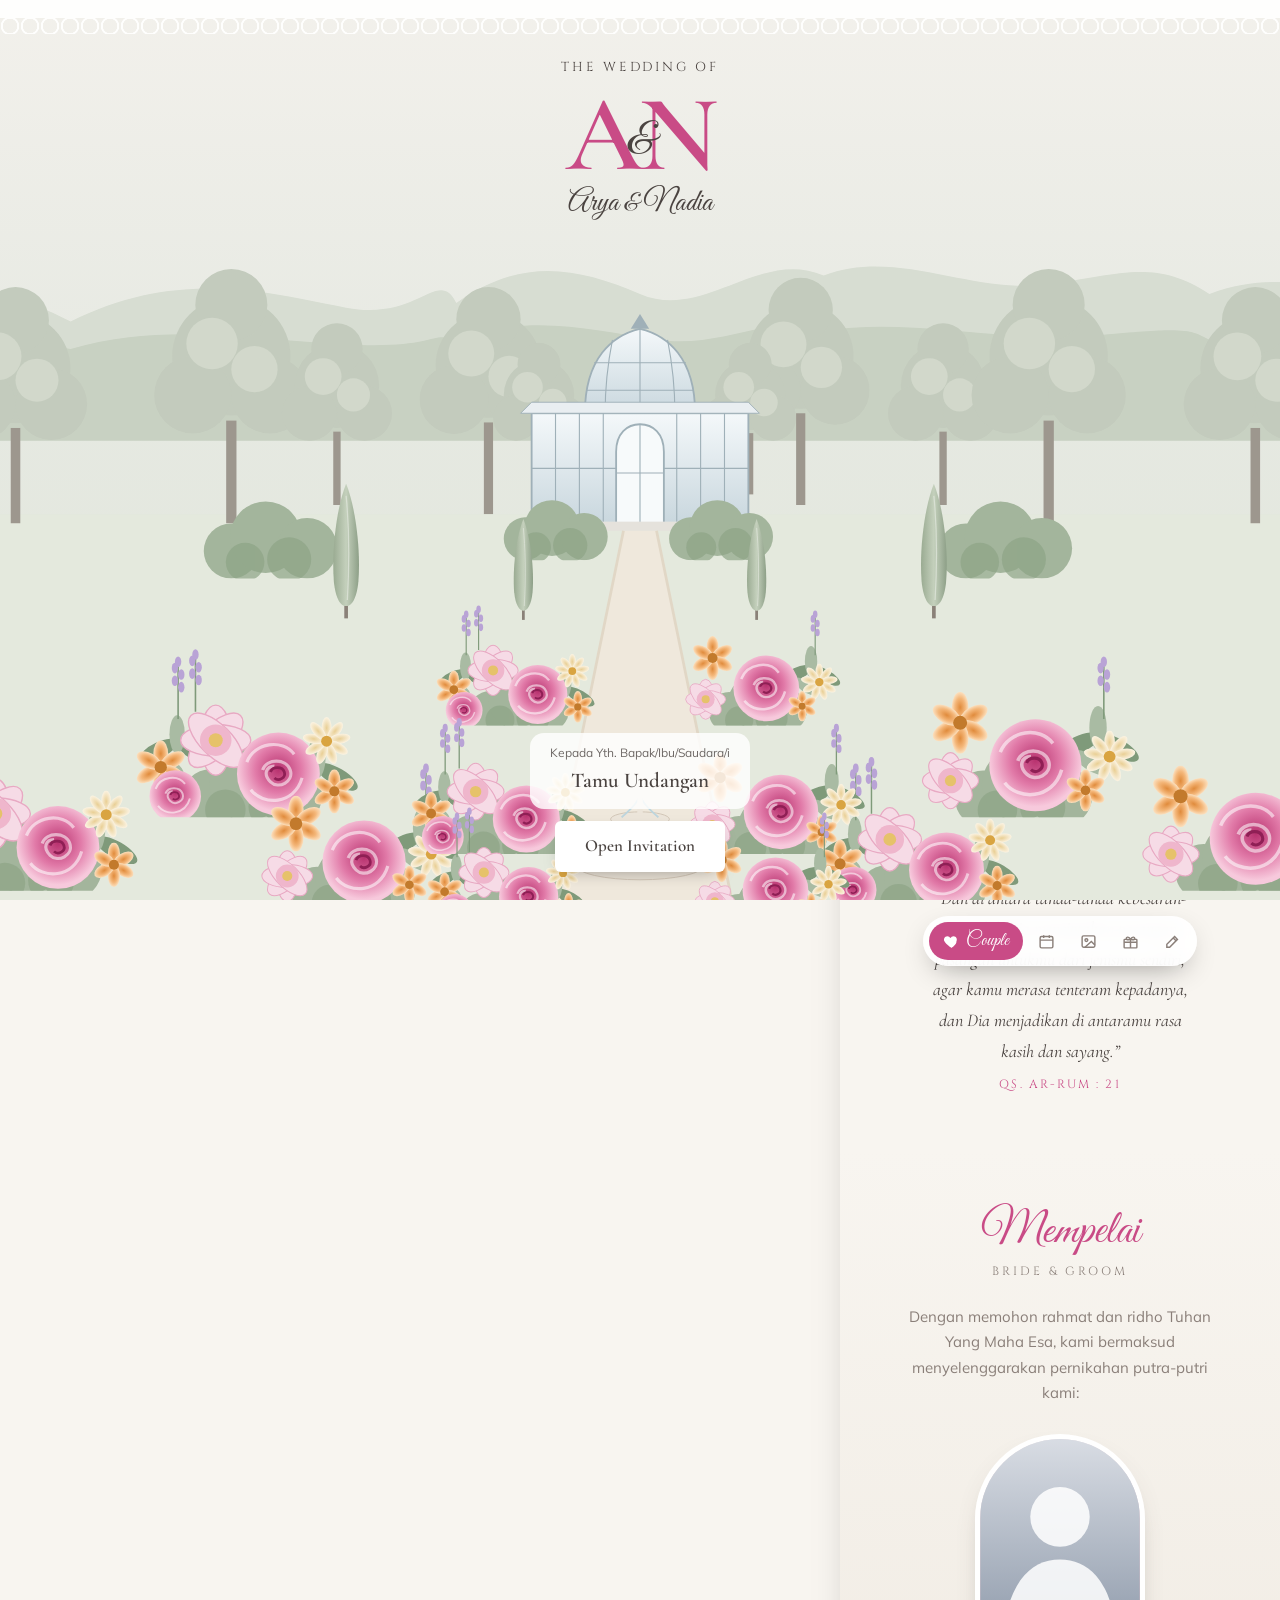
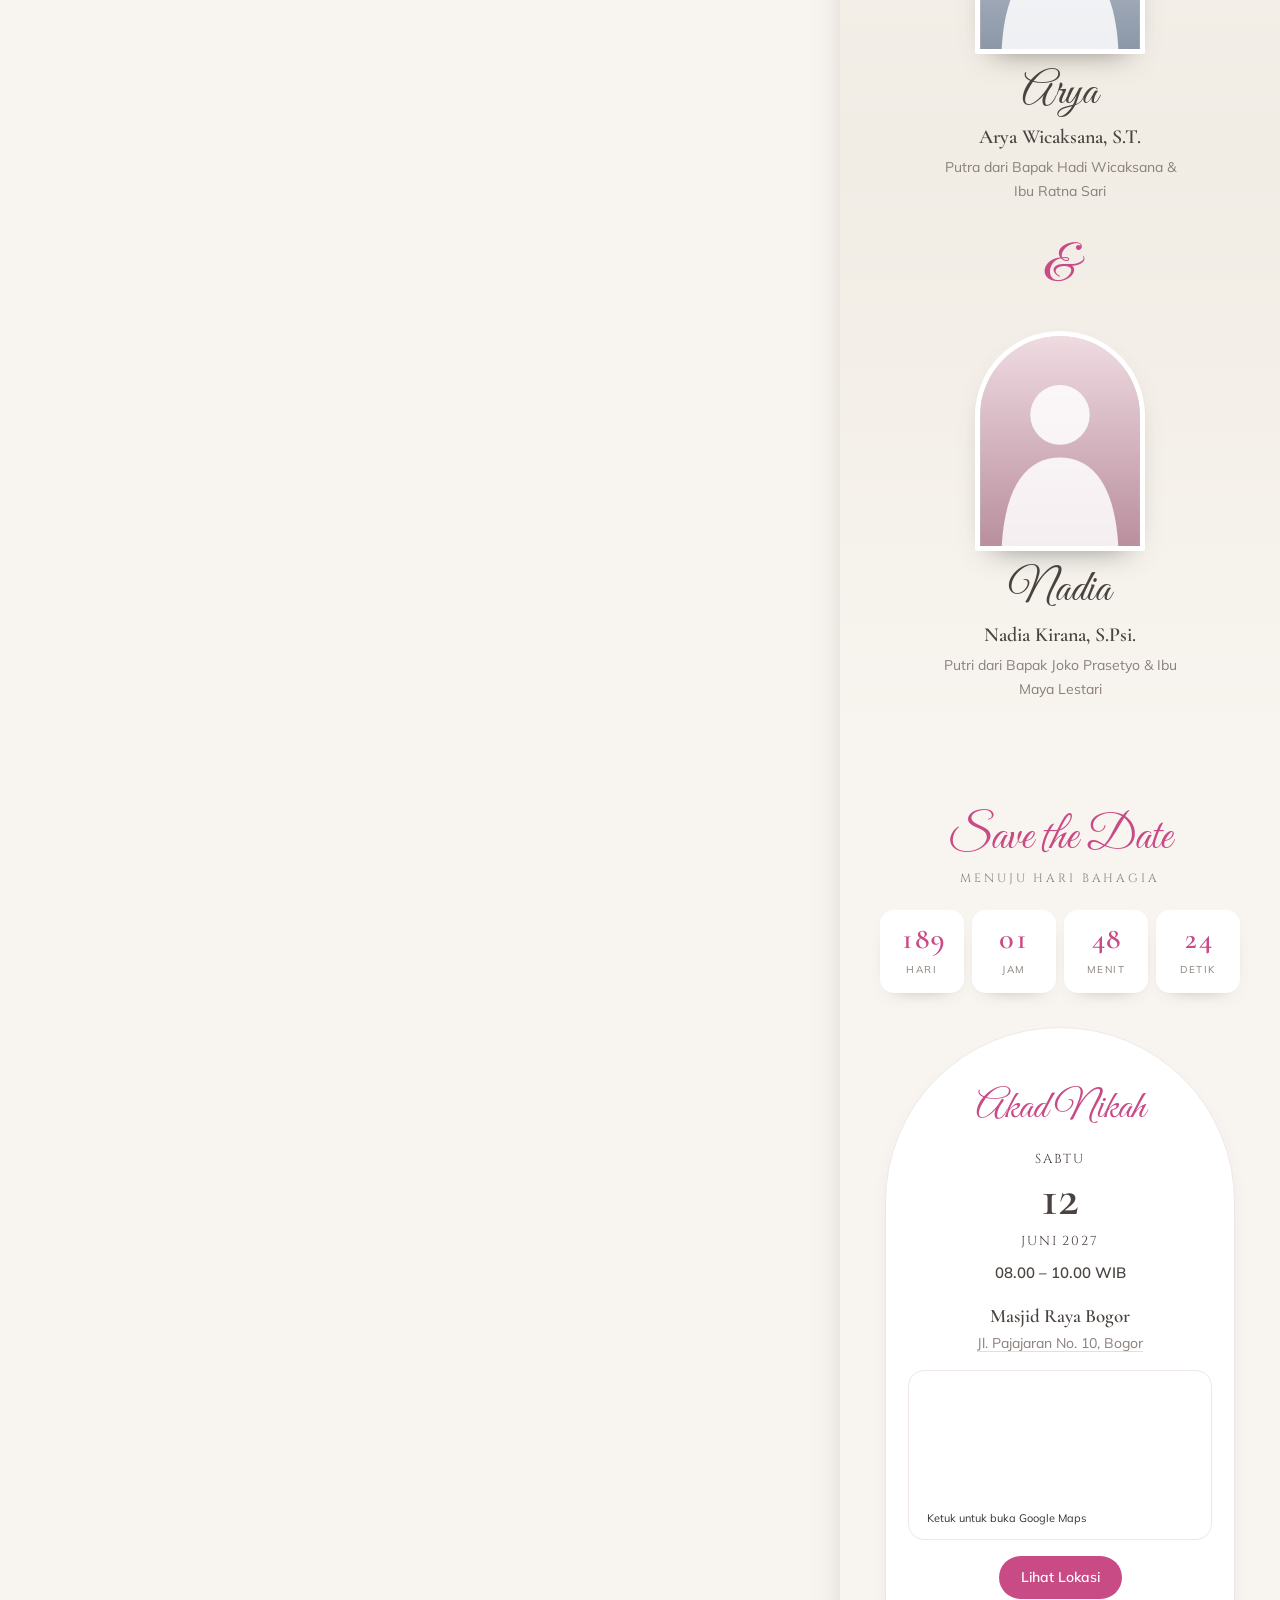
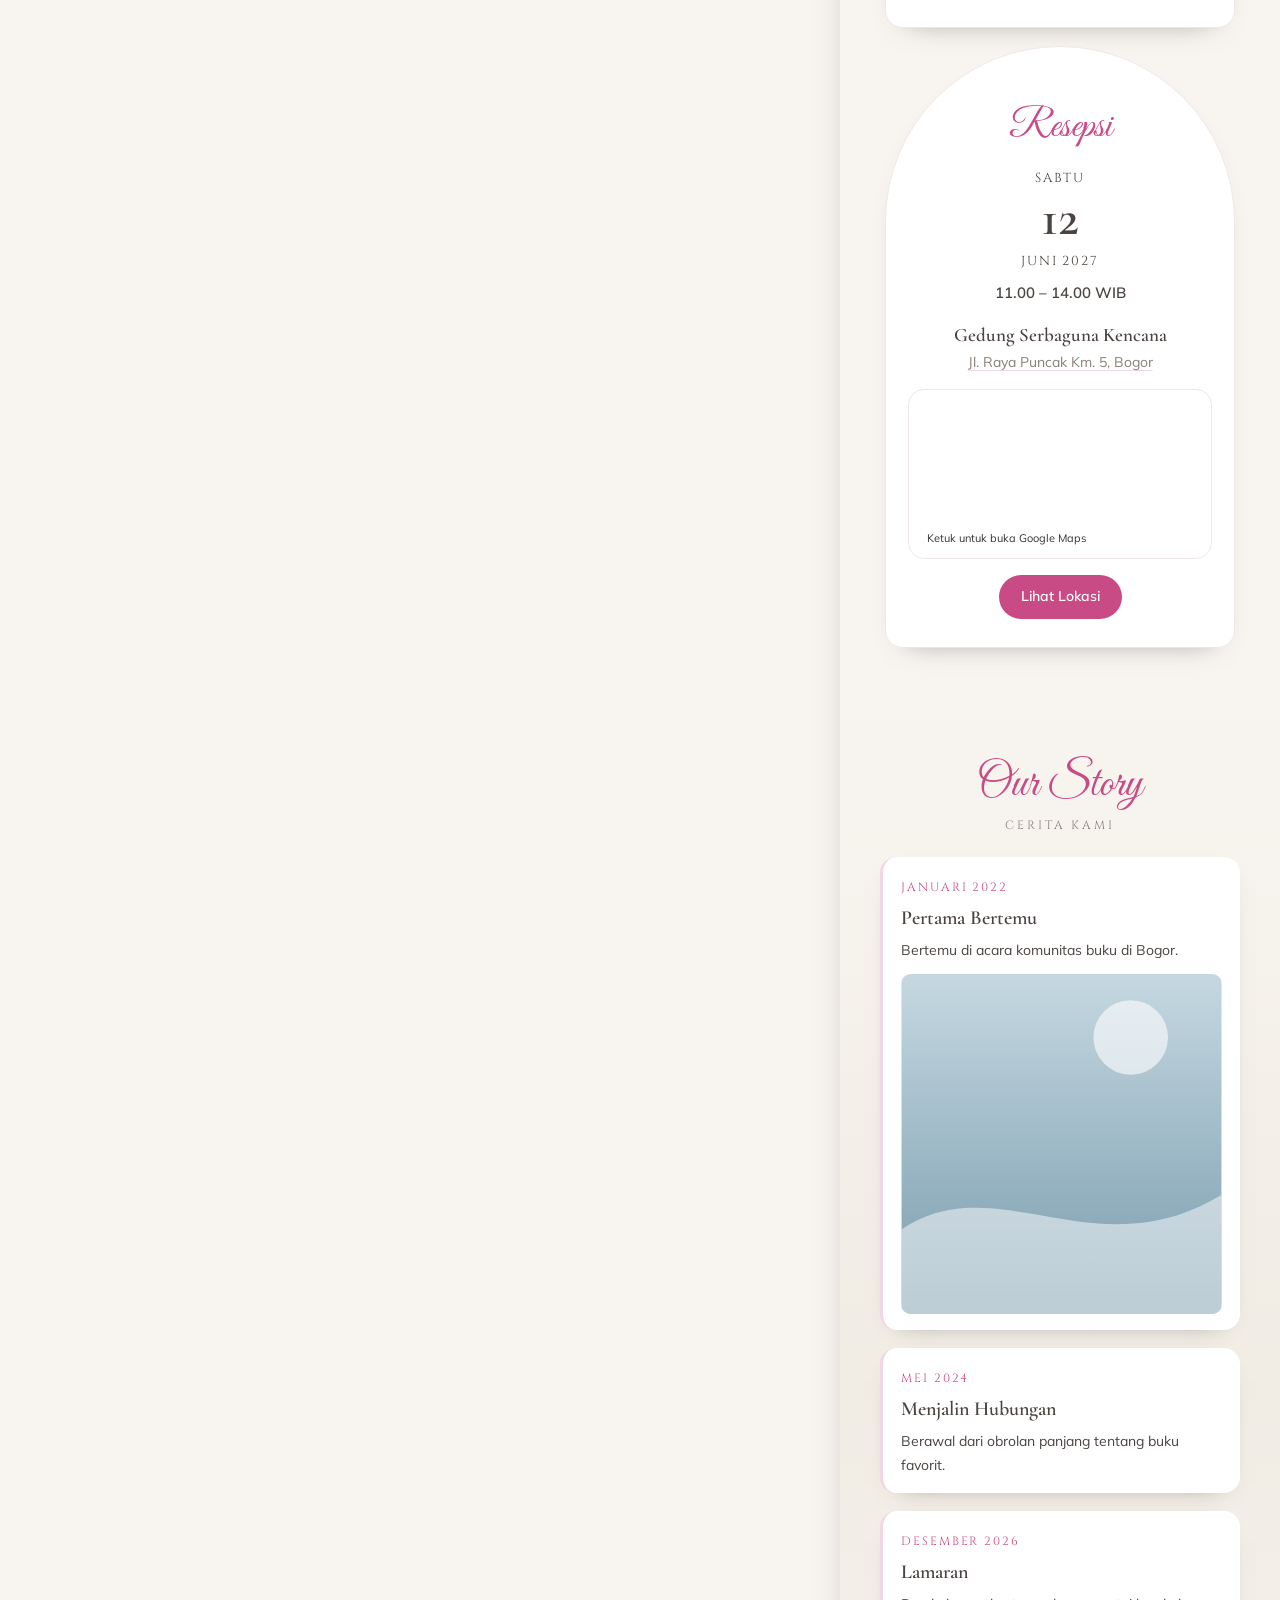
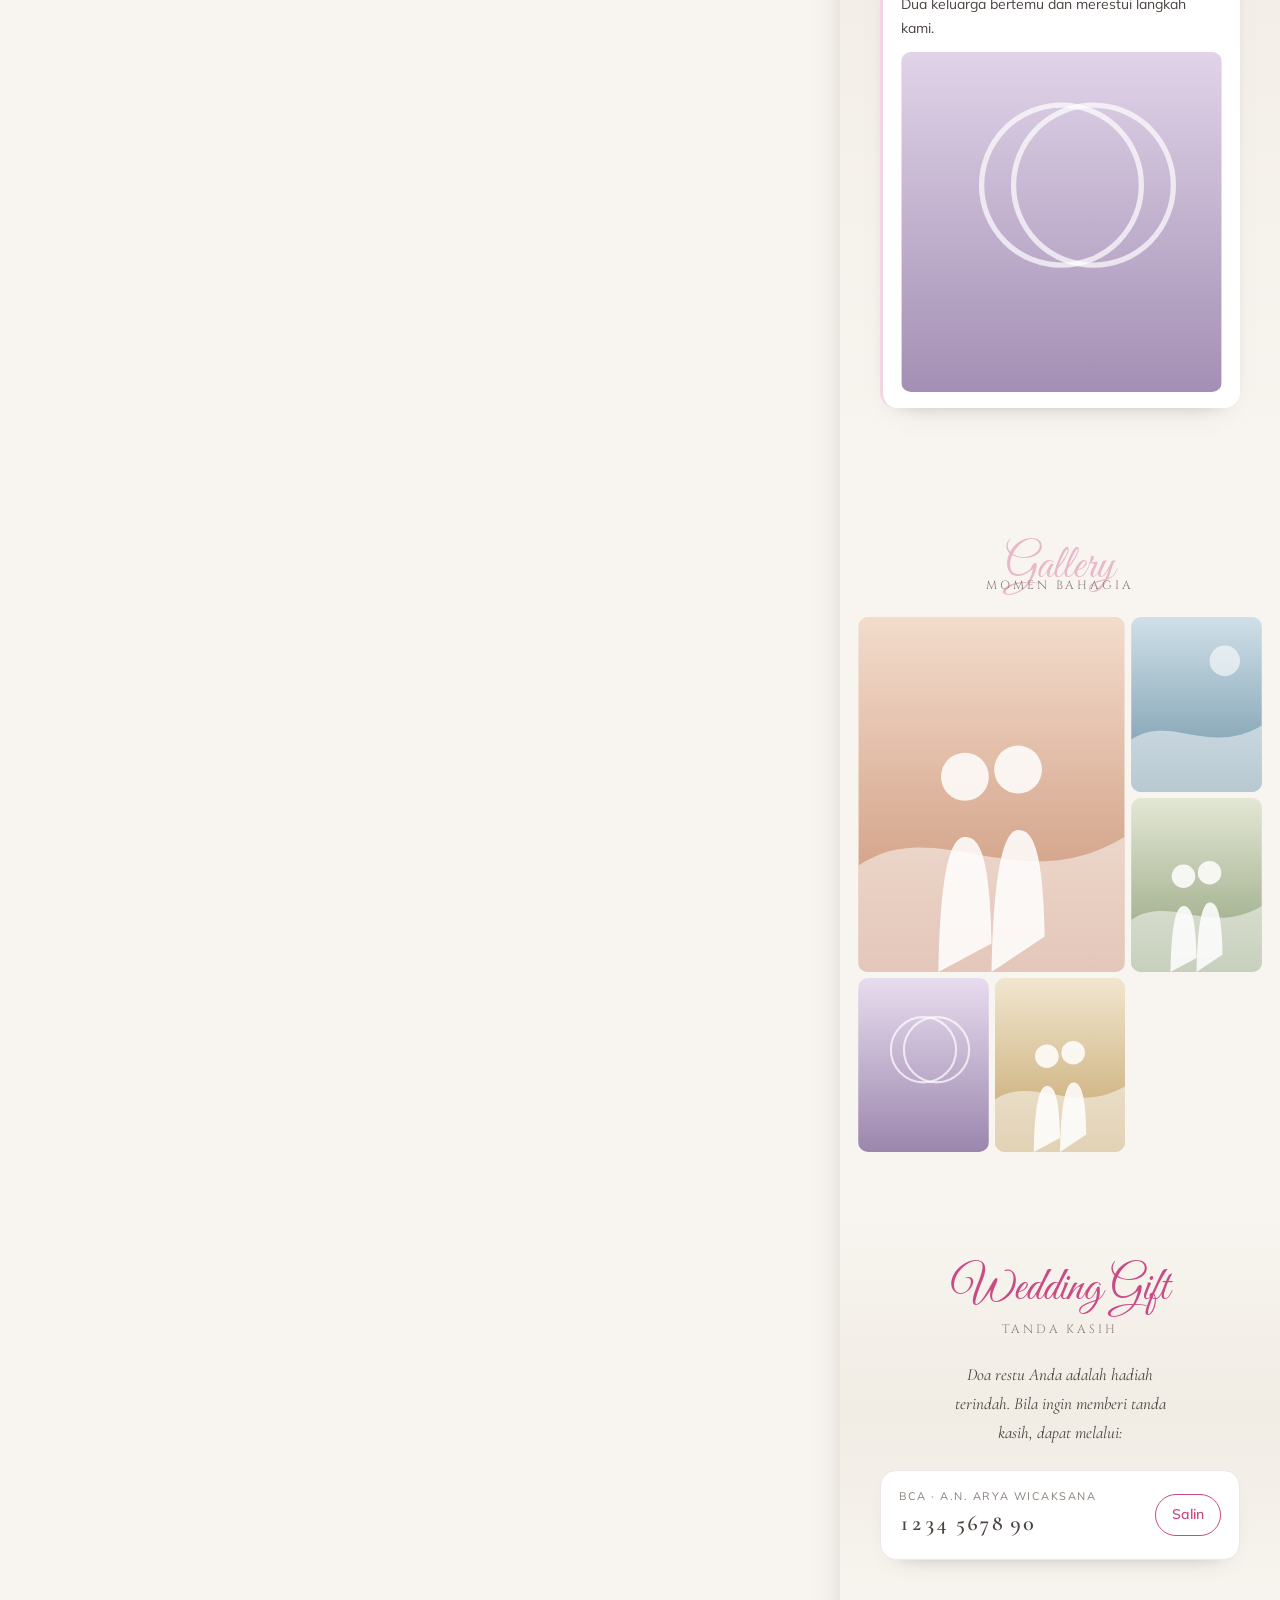
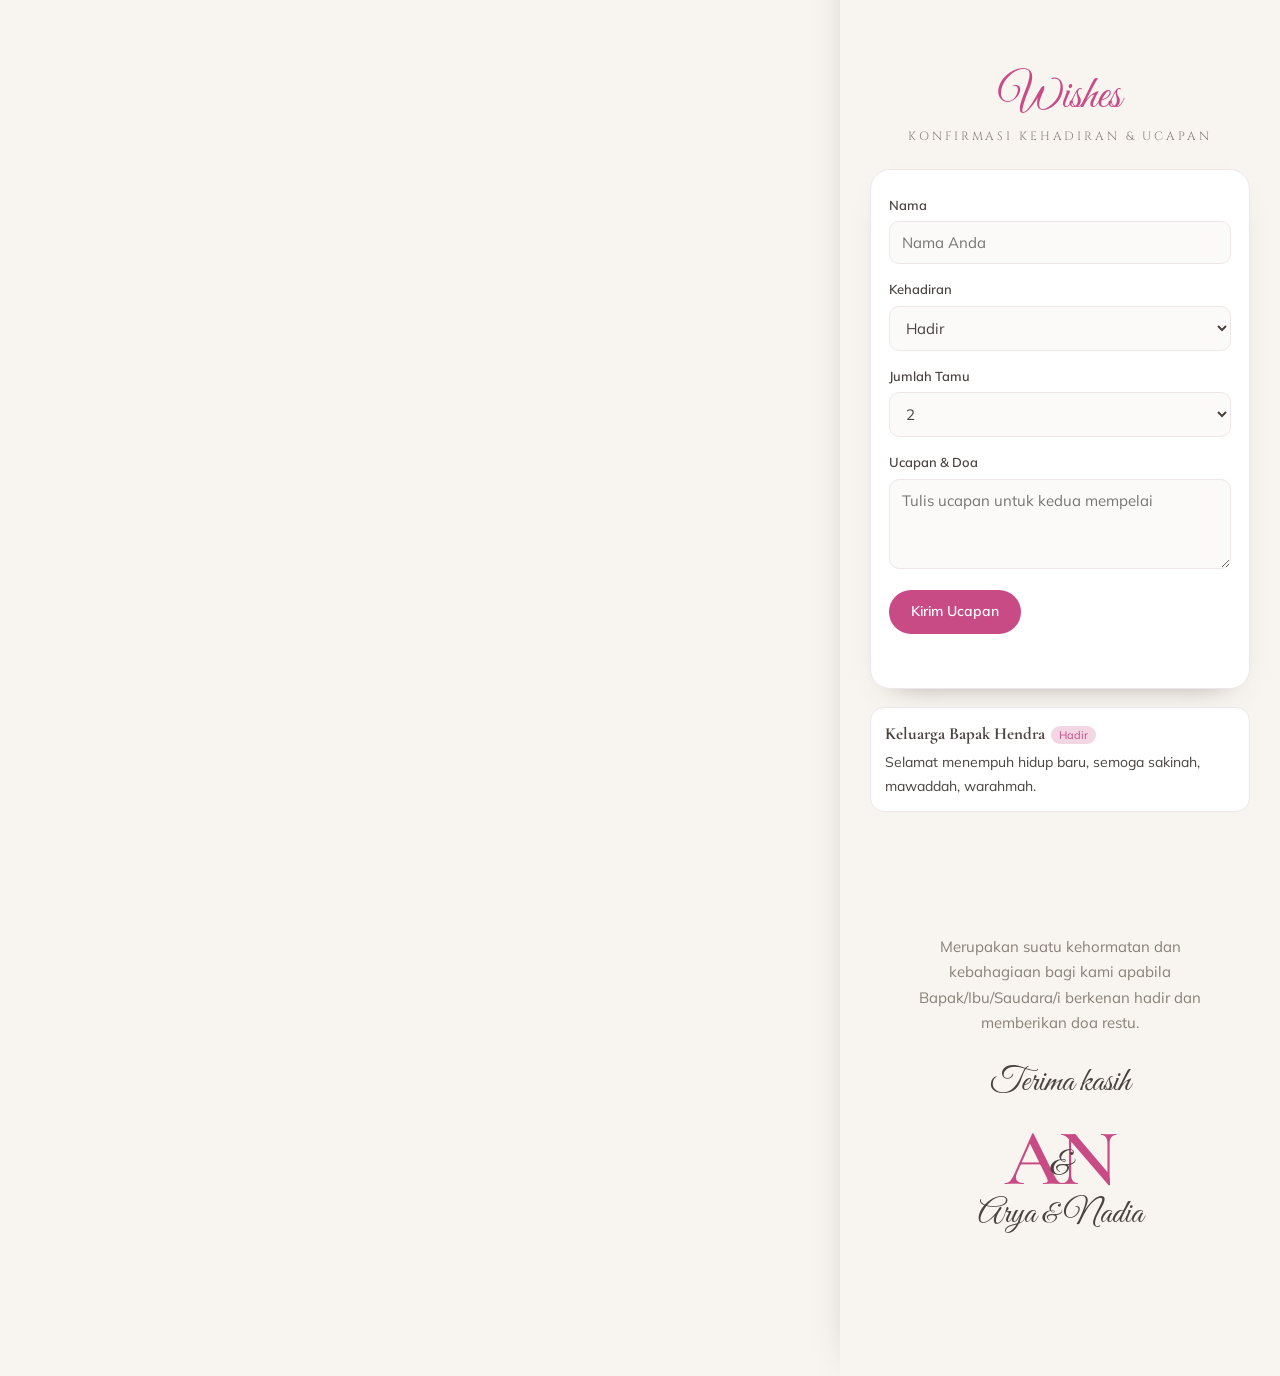
<file: contoh/index.html>
<!doctype html>
<html lang="id">
<head>
<meta charset="utf-8">
<meta name="viewport" content="width=device-width, initial-scale=1, viewport-fit=cover">
<!-- Judul untuk tab browser & preview saat link dibagikan di WhatsApp (ganti namanya saja) -->
<title>Contoh Undangan</title>
<meta property="og:title" content="The Wedding of Contoh Undangan">
<meta property="og:description" content="Contoh tampilan tema">
<!-- Bagian di bawah ini tidak perlu diubah. Tema dipilih di data.js -->
<link rel="preconnect" href="https://fonts.googleapis.com">
<link rel="preconnect" href="https://fonts.gstatic.com" crossorigin>
</head>
<body>
<script src="../tema/daftar.js"></script>
<script src="data.js"></script>
<script src="../tema/inti/muat.js"></script>
</body>
</html>
</file>
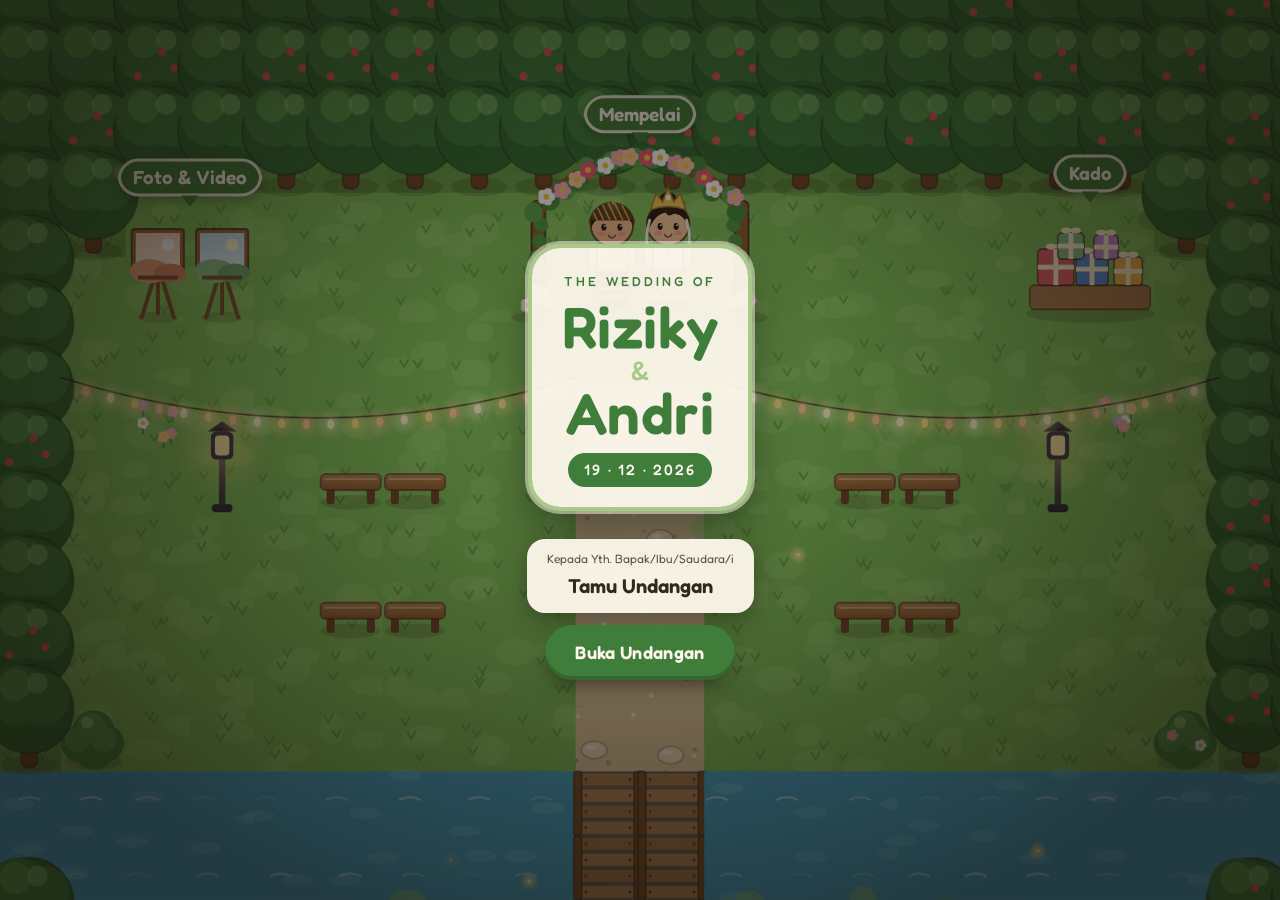
<file: riziky-andri/index.html>
<!doctype html>
<html lang="id">
<head>
<meta charset="utf-8">
<meta name="viewport" content="width=device-width, initial-scale=1, viewport-fit=cover">
<!-- Judul untuk tab browser & preview saat link dibagikan di WhatsApp (ganti namanya saja) -->
<title>Riziky &amp; Andri</title>
<meta property="og:title" content="The Wedding of Riziky &amp; Andri">
<meta property="og:description" content="Sabtu, 19 Desember 2026">
<!-- Bagian di bawah ini tidak perlu diubah. Tema dipilih di data.js -->
<link rel="preconnect" href="https://fonts.googleapis.com">
<link rel="preconnect" href="https://fonts.gstatic.com" crossorigin>
</head>
<body>
<script src="../tema/daftar.js"></script>
<script src="data.js"></script>
<script src="../tema/inti/muat.js"></script>
</body>
</html>
</file>
